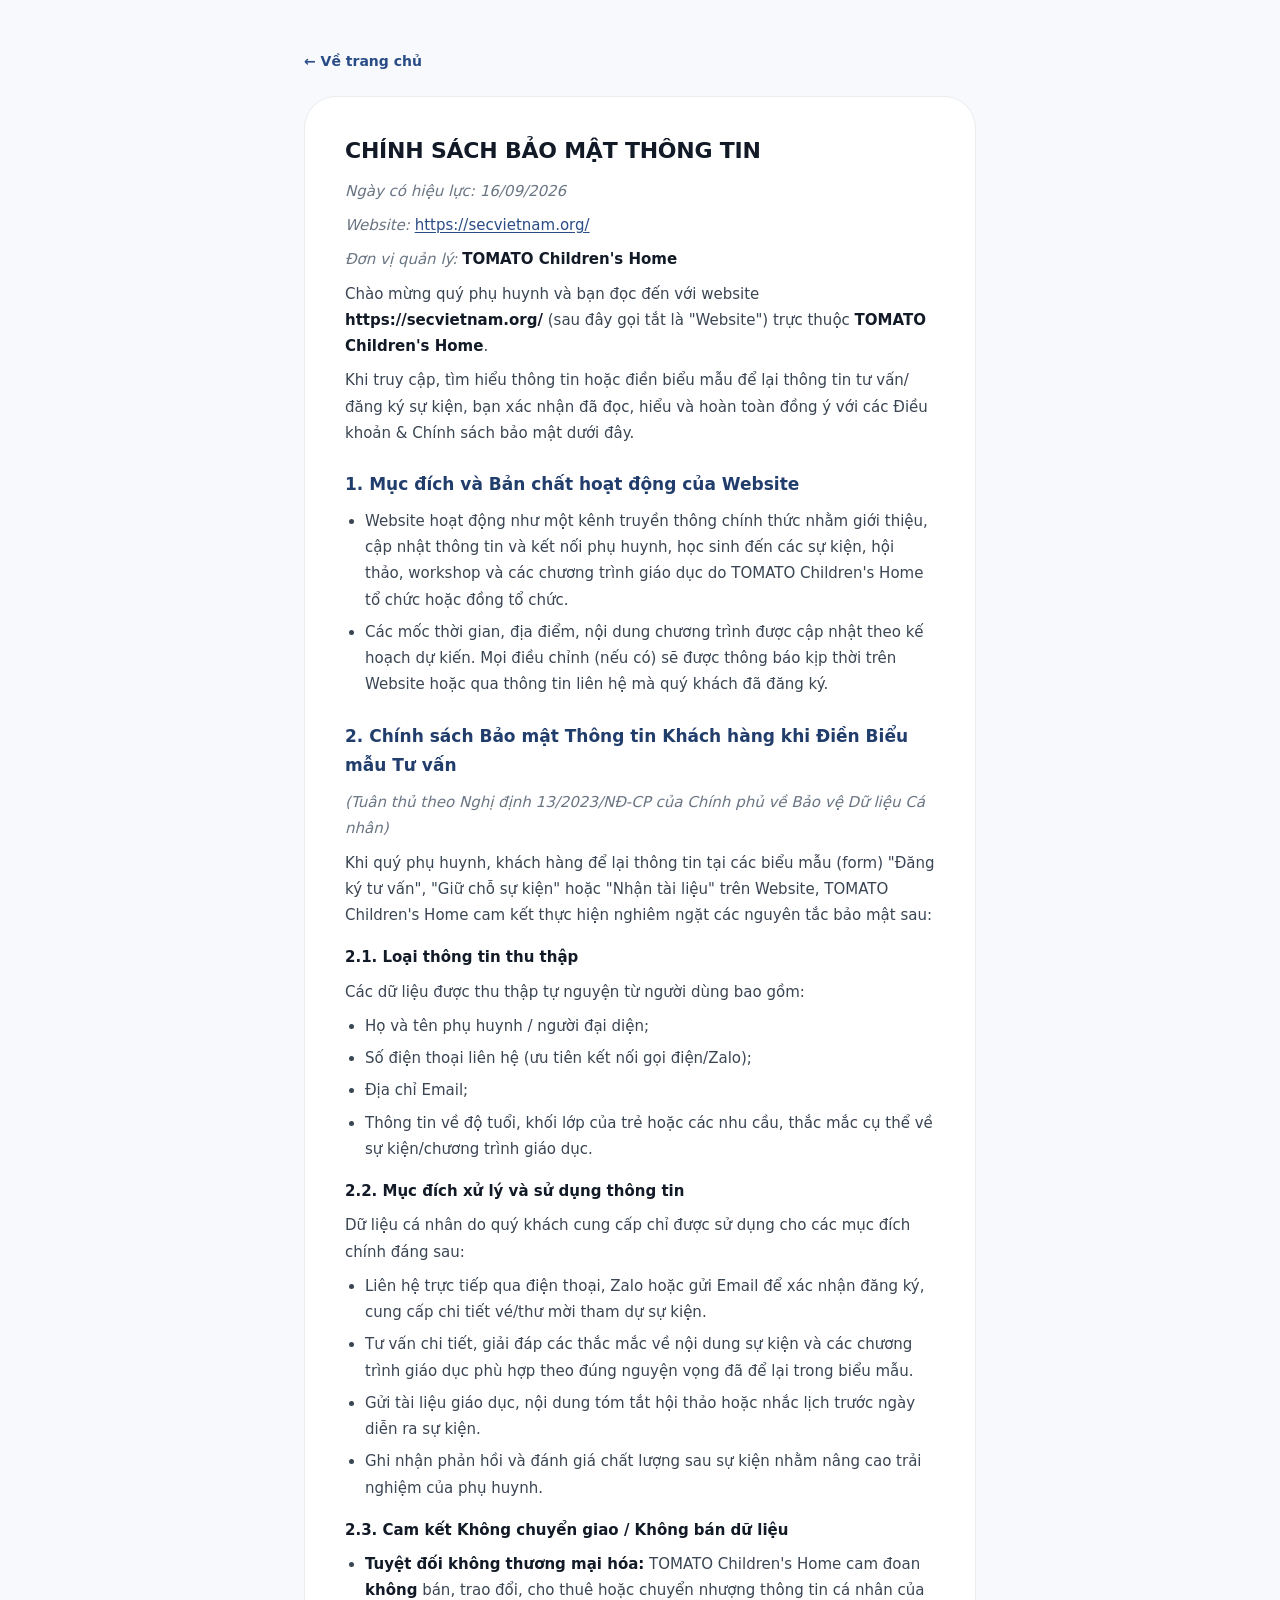
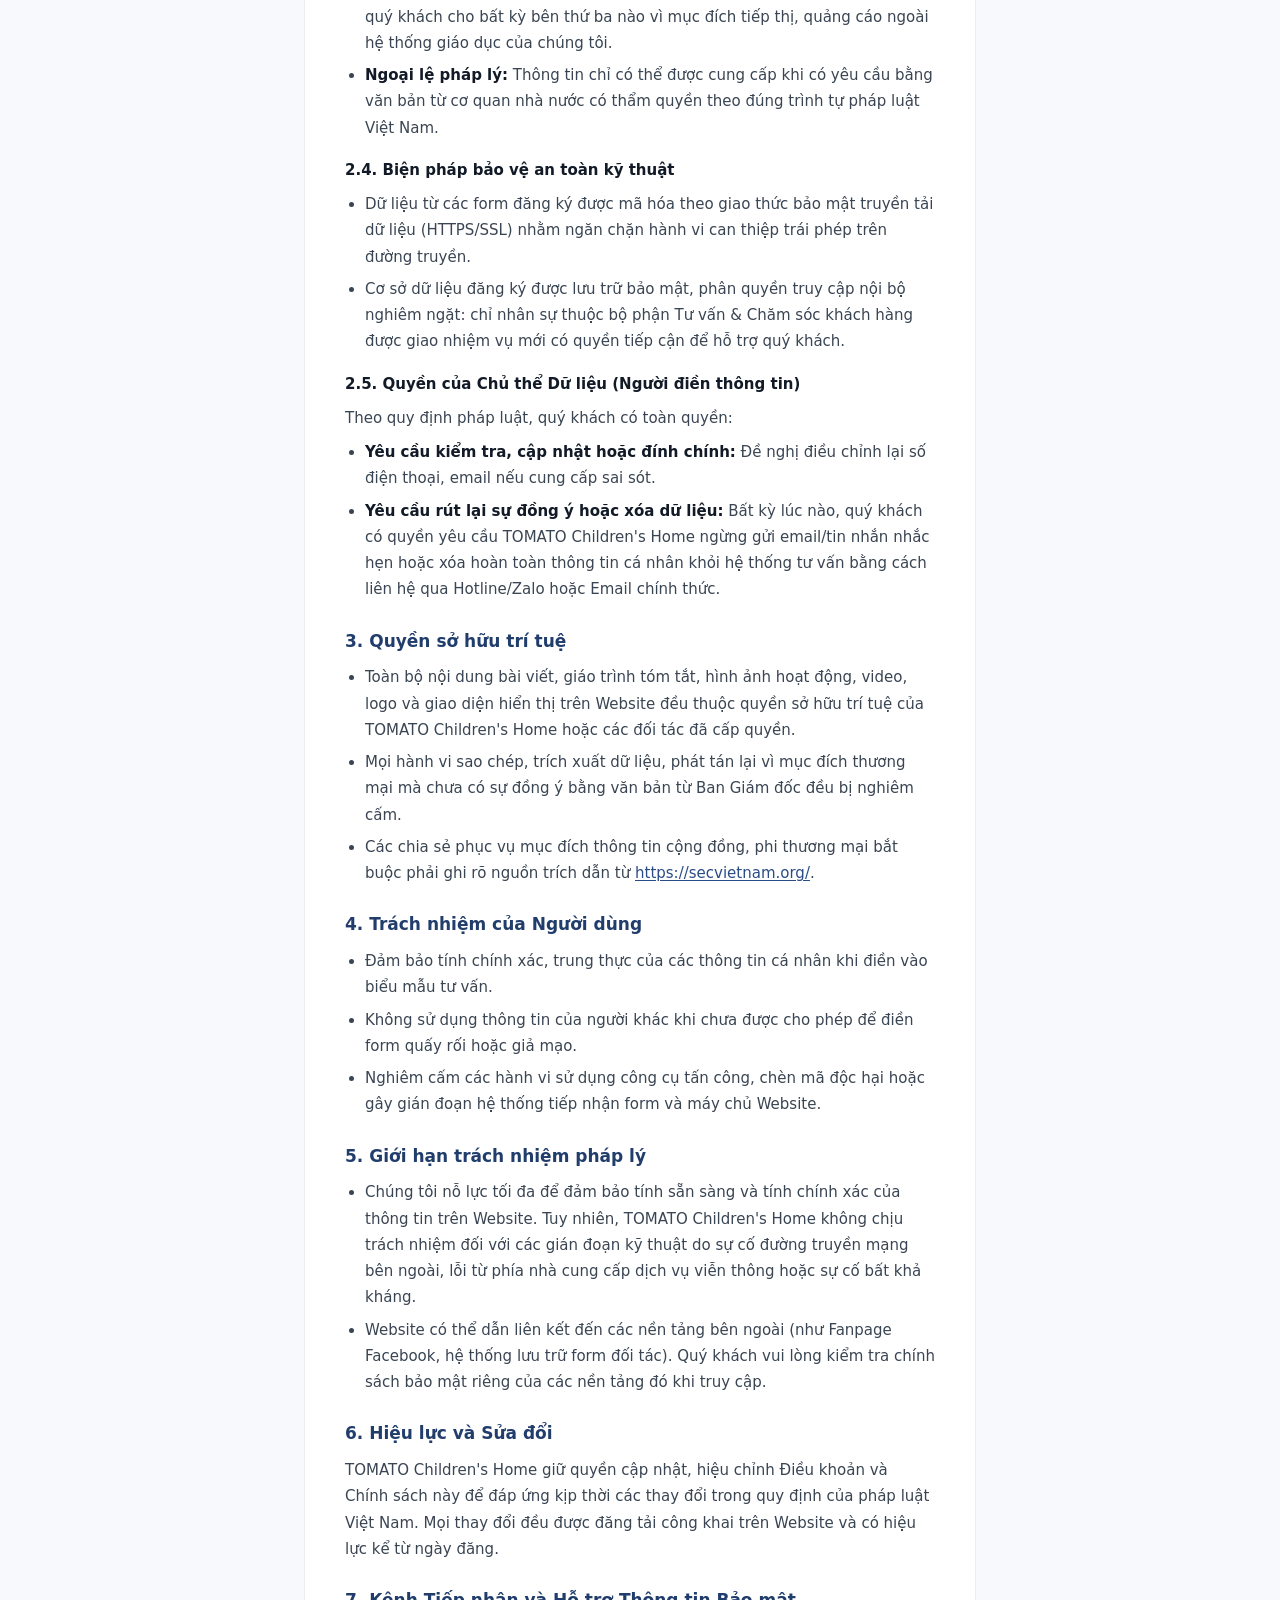
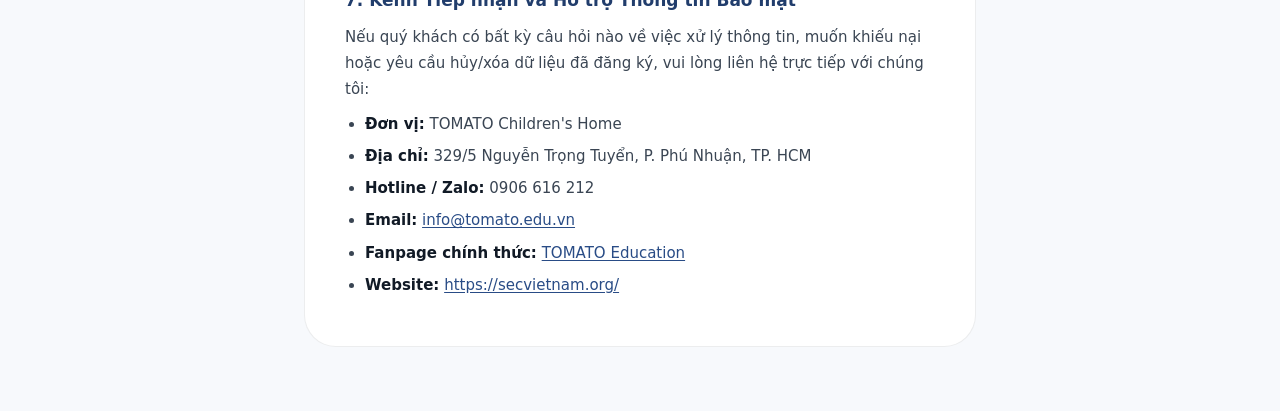
<file: chinh-sach-bao-mat.html>
<!DOCTYPE html>
<html lang="vi">
<head>
<meta charset="utf-8">
<meta name="viewport" content="width=device-width, initial-scale=1">
<title>Chính sách bảo mật — School Enterprise Challenge Việt Nam</title>
<meta name="robots" content="noindex, follow">
<link rel="icon" href="img/logo-sec.webp" type="image/webp">
<link rel="stylesheet" href="css/style.css?v=20260917b">
</head>
<body class="legal-page">
<main class="container legal-wrap">
  <a href="index.html" class="legal-back">← Về trang chủ</a>
  <article class="legal" id="legalContent">
<h1>CHÍNH SÁCH BẢO MẬT THÔNG TIN</h1>
<p><em>Ngày có hiệu lực: 16/09/2026</em></p>
<p><em>Website:</em> <a href="https://secvietnam.org/" target="_blank" rel="noopener">https://secvietnam.org/</a></p>
<p><em>Đơn vị quản lý:</em> <strong>TOMATO Children's Home</strong></p>
<p>Chào mừng quý phụ huynh và bạn đọc đến với website <strong>https://secvietnam.org/</strong> (sau đây gọi tắt là "Website") trực thuộc <strong>TOMATO Children's Home</strong>.</p>
<p>Khi truy cập, tìm hiểu thông tin hoặc điền biểu mẫu để lại thông tin tư vấn/đăng ký sự kiện, bạn xác nhận đã đọc, hiểu và hoàn toàn đồng ý với các Điều khoản &amp; Chính sách bảo mật dưới đây.</p>
<h2>1. Mục đích và Bản chất hoạt động của Website</h2>
<ul>
<li>Website hoạt động như một kênh truyền thông chính thức nhằm giới thiệu, cập nhật thông tin và kết nối phụ huynh, học sinh đến các sự kiện, hội thảo, workshop và các chương trình giáo dục do TOMATO Children's Home tổ chức hoặc đồng tổ chức.</li>
<li>Các mốc thời gian, địa điểm, nội dung chương trình được cập nhật theo kế hoạch dự kiến. Mọi điều chỉnh (nếu có) sẽ được thông báo kịp thời trên Website hoặc qua thông tin liên hệ mà quý khách đã đăng ký.</li>
</ul>
<h2>2. Chính sách Bảo mật Thông tin Khách hàng khi Điền Biểu mẫu Tư vấn</h2>
<p><em>(Tuân thủ theo Nghị định 13/2023/NĐ-CP của Chính phủ về Bảo vệ Dữ liệu Cá nhân)</em></p>
<p>Khi quý phụ huynh, khách hàng để lại thông tin tại các biểu mẫu (form) "Đăng ký tư vấn", "Giữ chỗ sự kiện" hoặc "Nhận tài liệu" trên Website, TOMATO Children's Home cam kết thực hiện nghiêm ngặt các nguyên tắc bảo mật sau:</p>
<h3>2.1. Loại thông tin thu thập</h3>
<p>Các dữ liệu được thu thập tự nguyện từ người dùng bao gồm:</p>
<ul>
<li>Họ và tên phụ huynh / người đại diện;</li>
<li>Số điện thoại liên hệ (ưu tiên kết nối gọi điện/Zalo);</li>
<li>Địa chỉ Email;</li>
<li>Thông tin về độ tuổi, khối lớp của trẻ hoặc các nhu cầu, thắc mắc cụ thể về sự kiện/chương trình giáo dục.</li>
</ul>
<h3>2.2. Mục đích xử lý và sử dụng thông tin</h3>
<p>Dữ liệu cá nhân do quý khách cung cấp chỉ được sử dụng cho các mục đích chính đáng sau:</p>
<ul>
<li>Liên hệ trực tiếp qua điện thoại, Zalo hoặc gửi Email để xác nhận đăng ký, cung cấp chi tiết vé/thư mời tham dự sự kiện.</li>
<li>Tư vấn chi tiết, giải đáp các thắc mắc về nội dung sự kiện và các chương trình giáo dục phù hợp theo đúng nguyện vọng đã để lại trong biểu mẫu.</li>
<li>Gửi tài liệu giáo dục, nội dung tóm tắt hội thảo hoặc nhắc lịch trước ngày diễn ra sự kiện.</li>
<li>Ghi nhận phản hồi và đánh giá chất lượng sau sự kiện nhằm nâng cao trải nghiệm của phụ huynh.</li>
</ul>
<h3>2.3. Cam kết Không chuyển giao / Không bán dữ liệu</h3>
<ul>
<li><strong>Tuyệt đối không thương mại hóa:</strong> TOMATO Children's Home cam đoan <strong>không</strong> bán, trao đổi, cho thuê hoặc chuyển nhượng thông tin cá nhân của quý khách cho bất kỳ bên thứ ba nào vì mục đích tiếp thị, quảng cáo ngoài hệ thống giáo dục của chúng tôi.</li>
<li><strong>Ngoại lệ pháp lý:</strong> Thông tin chỉ có thể được cung cấp khi có yêu cầu bằng văn bản từ cơ quan nhà nước có thẩm quyền theo đúng trình tự pháp luật Việt Nam.</li>
</ul>
<h3>2.4. Biện pháp bảo vệ an toàn kỹ thuật</h3>
<ul>
<li>Dữ liệu từ các form đăng ký được mã hóa theo giao thức bảo mật truyền tải dữ liệu (HTTPS/SSL) nhằm ngăn chặn hành vi can thiệp trái phép trên đường truyền.</li>
<li>Cơ sở dữ liệu đăng ký được lưu trữ bảo mật, phân quyền truy cập nội bộ nghiêm ngặt: chỉ nhân sự thuộc bộ phận Tư vấn &amp; Chăm sóc khách hàng được giao nhiệm vụ mới có quyền tiếp cận để hỗ trợ quý khách.</li>
</ul>
<h3>2.5. Quyền của Chủ thể Dữ liệu (Người điền thông tin)</h3>
<p>Theo quy định pháp luật, quý khách có toàn quyền:</p>
<ul>
<li><strong>Yêu cầu kiểm tra, cập nhật hoặc đính chính:</strong> Đề nghị điều chỉnh lại số điện thoại, email nếu cung cấp sai sót.</li>
<li><strong>Yêu cầu rút lại sự đồng ý hoặc xóa dữ liệu:</strong> Bất kỳ lúc nào, quý khách có quyền yêu cầu TOMATO Children's Home ngừng gửi email/tin nhắn nhắc hẹn hoặc xóa hoàn toàn thông tin cá nhân khỏi hệ thống tư vấn bằng cách liên hệ qua Hotline/Zalo hoặc Email chính thức.</li>
</ul>
<h2>3. Quyền sở hữu trí tuệ</h2>
<ul>
<li>Toàn bộ nội dung bài viết, giáo trình tóm tắt, hình ảnh hoạt động, video, logo và giao diện hiển thị trên Website đều thuộc quyền sở hữu trí tuệ của TOMATO Children's Home hoặc các đối tác đã cấp quyền.</li>
<li>Mọi hành vi sao chép, trích xuất dữ liệu, phát tán lại vì mục đích thương mại mà chưa có sự đồng ý bằng văn bản từ Ban Giám đốc đều bị nghiêm cấm.</li>
<li>Các chia sẻ phục vụ mục đích thông tin cộng đồng, phi thương mại bắt buộc phải ghi rõ nguồn trích dẫn từ <a href="https://secvietnam.org/" target="_blank" rel="noopener">https://secvietnam.org/</a>.</li>
</ul>
<h2>4. Trách nhiệm của Người dùng</h2>
<ul>
<li>Đảm bảo tính chính xác, trung thực của các thông tin cá nhân khi điền vào biểu mẫu tư vấn.</li>
<li>Không sử dụng thông tin của người khác khi chưa được cho phép để điền form quấy rối hoặc giả mạo.</li>
<li>Nghiêm cấm các hành vi sử dụng công cụ tấn công, chèn mã độc hại hoặc gây gián đoạn hệ thống tiếp nhận form và máy chủ Website.</li>
</ul>
<h2>5. Giới hạn trách nhiệm pháp lý</h2>
<ul>
<li>Chúng tôi nỗ lực tối đa để đảm bảo tính sẵn sàng và tính chính xác của thông tin trên Website. Tuy nhiên, TOMATO Children's Home không chịu trách nhiệm đối với các gián đoạn kỹ thuật do sự cố đường truyền mạng bên ngoài, lỗi từ phía nhà cung cấp dịch vụ viễn thông hoặc sự cố bất khả kháng.</li>
<li>Website có thể dẫn liên kết đến các nền tảng bên ngoài (như Fanpage Facebook, hệ thống lưu trữ form đối tác). Quý khách vui lòng kiểm tra chính sách bảo mật riêng của các nền tảng đó khi truy cập.</li>
</ul>
<h2>6. Hiệu lực và Sửa đổi</h2>
<p>TOMATO Children's Home giữ quyền cập nhật, hiệu chỉnh Điều khoản và Chính sách này để đáp ứng kịp thời các thay đổi trong quy định của pháp luật Việt Nam. Mọi thay đổi đều được đăng tải công khai trên Website và có hiệu lực kể từ ngày đăng.</p>
<h2>7. Kênh Tiếp nhận và Hỗ trợ Thông tin Bảo mật</h2>
<p>Nếu quý khách có bất kỳ câu hỏi nào về việc xử lý thông tin, muốn khiếu nại hoặc yêu cầu hủy/xóa dữ liệu đã đăng ký, vui lòng liên hệ trực tiếp với chúng tôi:</p>
<ul>
<li><strong>Đơn vị:</strong> TOMATO Children's Home</li>
<li><strong>Địa chỉ:</strong> 329/5 Nguyễn Trọng Tuyển, P. Phú Nhuận, TP. HCM</li>
<li><strong>Hotline / Zalo:</strong> 0906 616 212</li>
<li><strong>Email:</strong> <a href="mailto:info@tomato.edu.vn">info@tomato.edu.vn</a></li>
<li><strong>Fanpage chính thức:</strong> <a href="https://www.facebook.com/TruongTOMATO" target="_blank" rel="noopener">TOMATO Education</a></li>
<li><strong>Website:</strong> <a href="https://secvietnam.org/" target="_blank" rel="noopener">https://secvietnam.org/</a></li>
</ul>
  </article>
</main>
</body>
</html>
</file>
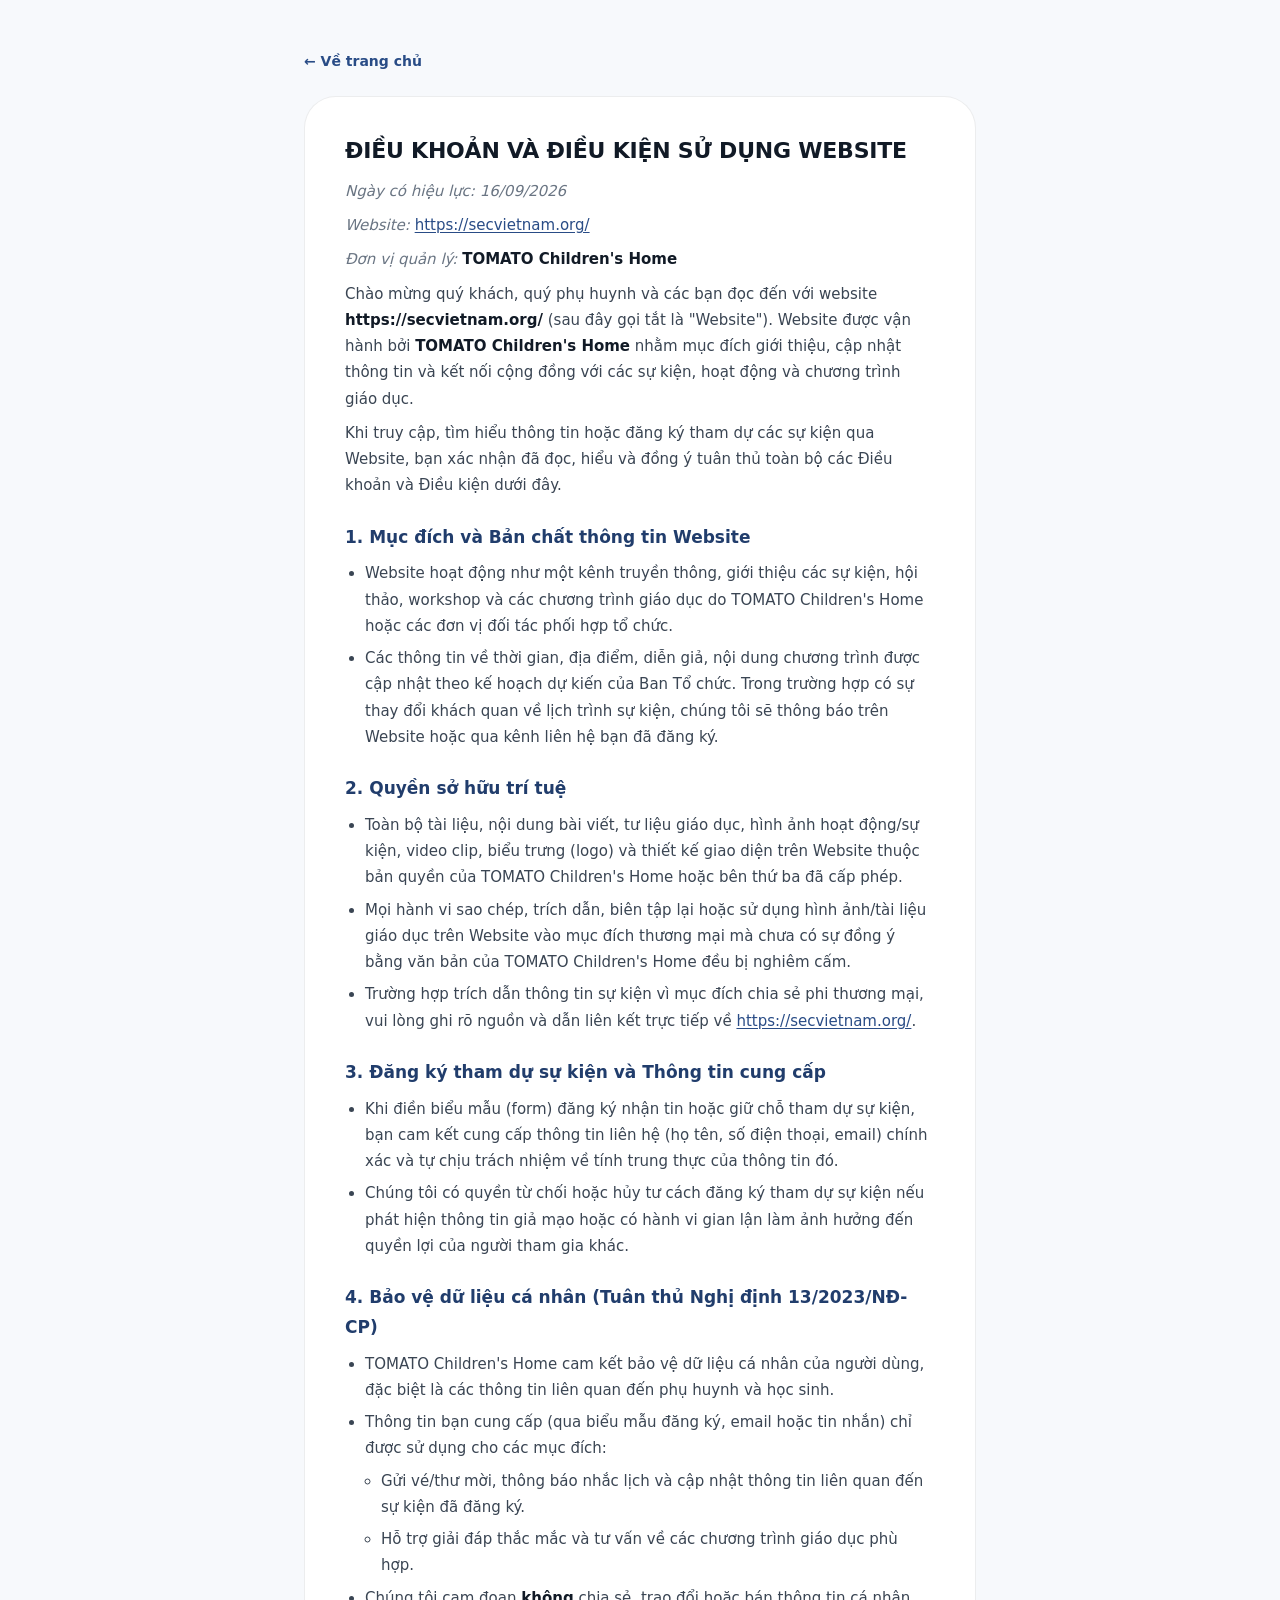
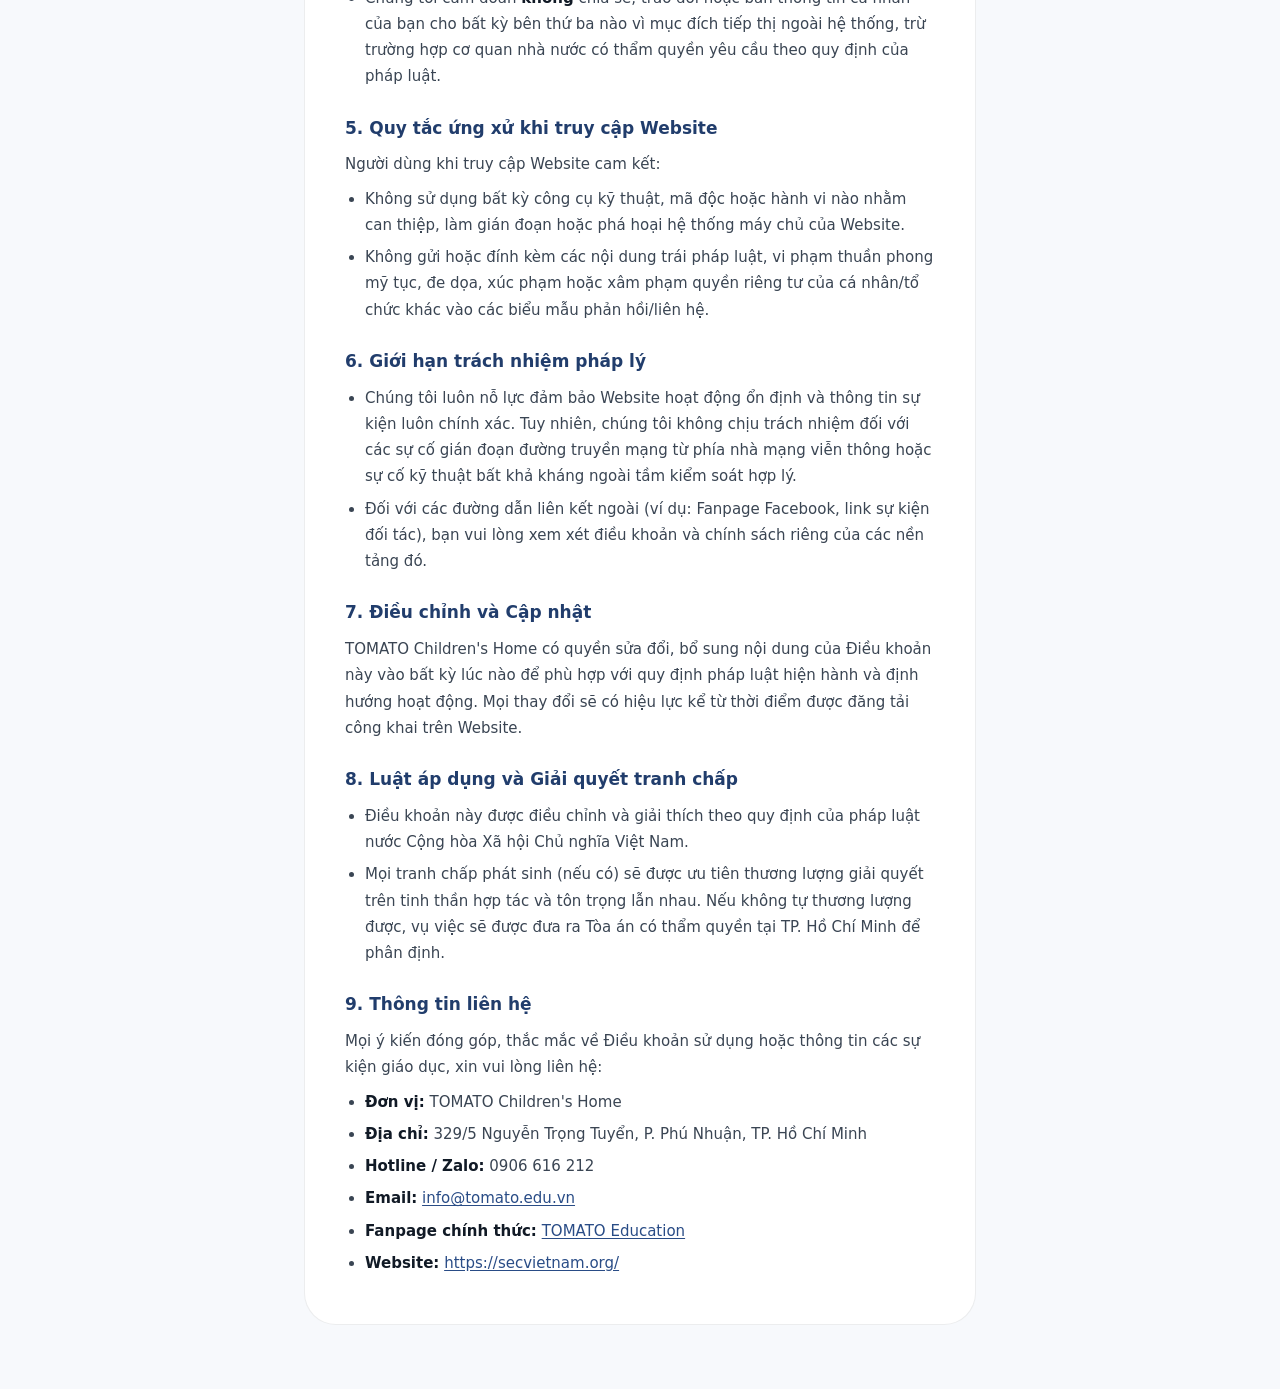
<file: dieu-khoan.html>
<!DOCTYPE html>
<html lang="vi">
<head>
<meta charset="utf-8">
<meta name="viewport" content="width=device-width, initial-scale=1">
<title>Điều khoản sử dụng — School Enterprise Challenge Việt Nam</title>
<meta name="robots" content="noindex, follow">
<link rel="icon" href="img/logo-sec.webp" type="image/webp">
<link rel="stylesheet" href="css/style.css?v=20260917b">
</head>
<body class="legal-page">
<main class="container legal-wrap">
  <a href="index.html" class="legal-back">← Về trang chủ</a>
  <article class="legal" id="legalContent">
<h1>ĐIỀU KHOẢN VÀ ĐIỀU KIỆN SỬ DỤNG WEBSITE</h1>
<p><em>Ngày có hiệu lực: 16/09/2026</em></p>
<p><em>Website:</em> <a href="https://secvietnam.org/" target="_blank" rel="noopener">https://secvietnam.org/</a></p>
<p><em>Đơn vị quản lý:</em> <strong>TOMATO Children's Home</strong></p>
<p>Chào mừng quý khách, quý phụ huynh và các bạn đọc đến với website <strong>https://secvietnam.org/</strong> (sau đây gọi tắt là "Website"). Website được vận hành bởi <strong>TOMATO Children's Home</strong> nhằm mục đích giới thiệu, cập nhật thông tin và kết nối cộng đồng với các sự kiện, hoạt động và chương trình giáo dục.</p>
<p>Khi truy cập, tìm hiểu thông tin hoặc đăng ký tham dự các sự kiện qua Website, bạn xác nhận đã đọc, hiểu và đồng ý tuân thủ toàn bộ các Điều khoản và Điều kiện dưới đây.</p>
<h2>1. Mục đích và Bản chất thông tin Website</h2>
<ul>
<li>Website hoạt động như một kênh truyền thông, giới thiệu các sự kiện, hội thảo, workshop và các chương trình giáo dục do TOMATO Children's Home hoặc các đơn vị đối tác phối hợp tổ chức.</li>
<li>Các thông tin về thời gian, địa điểm, diễn giả, nội dung chương trình được cập nhật theo kế hoạch dự kiến của Ban Tổ chức. Trong trường hợp có sự thay đổi khách quan về lịch trình sự kiện, chúng tôi sẽ thông báo trên Website hoặc qua kênh liên hệ bạn đã đăng ký.</li>
</ul>
<h2>2. Quyền sở hữu trí tuệ</h2>
<ul>
<li>Toàn bộ tài liệu, nội dung bài viết, tư liệu giáo dục, hình ảnh hoạt động/sự kiện, video clip, biểu trưng (logo) và thiết kế giao diện trên Website thuộc bản quyền của TOMATO Children's Home hoặc bên thứ ba đã cấp phép.</li>
<li>Mọi hành vi sao chép, trích dẫn, biên tập lại hoặc sử dụng hình ảnh/tài liệu giáo dục trên Website vào mục đích thương mại mà chưa có sự đồng ý bằng văn bản của TOMATO Children's Home đều bị nghiêm cấm.</li>
<li>Trường hợp trích dẫn thông tin sự kiện vì mục đích chia sẻ phi thương mại, vui lòng ghi rõ nguồn và dẫn liên kết trực tiếp về <a href="https://secvietnam.org/" target="_blank" rel="noopener">https://secvietnam.org/</a>.</li>
</ul>
<h2>3. Đăng ký tham dự sự kiện và Thông tin cung cấp</h2>
<ul>
<li>Khi điền biểu mẫu (form) đăng ký nhận tin hoặc giữ chỗ tham dự sự kiện, bạn cam kết cung cấp thông tin liên hệ (họ tên, số điện thoại, email) chính xác và tự chịu trách nhiệm về tính trung thực của thông tin đó.</li>
<li>Chúng tôi có quyền từ chối hoặc hủy tư cách đăng ký tham dự sự kiện nếu phát hiện thông tin giả mạo hoặc có hành vi gian lận làm ảnh hưởng đến quyền lợi của người tham gia khác.</li>
</ul>
<h2>4. Bảo vệ dữ liệu cá nhân (Tuân thủ Nghị định 13/2023/NĐ-CP)</h2>
<ul>
<li>TOMATO Children's Home cam kết bảo vệ dữ liệu cá nhân của người dùng, đặc biệt là các thông tin liên quan đến phụ huynh và học sinh.</li>
<li>Thông tin bạn cung cấp (qua biểu mẫu đăng ký, email hoặc tin nhắn) chỉ được sử dụng cho các mục đích:</li>
<li class="sub">Gửi vé/thư mời, thông báo nhắc lịch và cập nhật thông tin liên quan đến sự kiện đã đăng ký.</li>
<li class="sub">Hỗ trợ giải đáp thắc mắc và tư vấn về các chương trình giáo dục phù hợp.</li>
<li>Chúng tôi cam đoan <strong>không</strong> chia sẻ, trao đổi hoặc bán thông tin cá nhân của bạn cho bất kỳ bên thứ ba nào vì mục đích tiếp thị ngoài hệ thống, trừ trường hợp cơ quan nhà nước có thẩm quyền yêu cầu theo quy định của pháp luật.</li>
</ul>
<h2>5. Quy tắc ứng xử khi truy cập Website</h2>
<p>Người dùng khi truy cập Website cam kết:</p>
<ul>
<li>Không sử dụng bất kỳ công cụ kỹ thuật, mã độc hoặc hành vi nào nhằm can thiệp, làm gián đoạn hoặc phá hoại hệ thống máy chủ của Website.</li>
<li>Không gửi hoặc đính kèm các nội dung trái pháp luật, vi phạm thuần phong mỹ tục, đe dọa, xúc phạm hoặc xâm phạm quyền riêng tư của cá nhân/tổ chức khác vào các biểu mẫu phản hồi/liên hệ.</li>
</ul>
<h2>6. Giới hạn trách nhiệm pháp lý</h2>
<ul>
<li>Chúng tôi luôn nỗ lực đảm bảo Website hoạt động ổn định và thông tin sự kiện luôn chính xác. Tuy nhiên, chúng tôi không chịu trách nhiệm đối với các sự cố gián đoạn đường truyền mạng từ phía nhà mạng viễn thông hoặc sự cố kỹ thuật bất khả kháng ngoài tầm kiểm soát hợp lý.</li>
<li>Đối với các đường dẫn liên kết ngoài (ví dụ: Fanpage Facebook, link sự kiện đối tác), bạn vui lòng xem xét điều khoản và chính sách riêng của các nền tảng đó.</li>
</ul>
<h2>7. Điều chỉnh và Cập nhật</h2>
<p>TOMATO Children's Home có quyền sửa đổi, bổ sung nội dung của Điều khoản này vào bất kỳ lúc nào để phù hợp với quy định pháp luật hiện hành và định hướng hoạt động. Mọi thay đổi sẽ có hiệu lực kể từ thời điểm được đăng tải công khai trên Website.</p>
<h2>8. Luật áp dụng và Giải quyết tranh chấp</h2>
<ul>
<li>Điều khoản này được điều chỉnh và giải thích theo quy định của pháp luật nước Cộng hòa Xã hội Chủ nghĩa Việt Nam.</li>
<li>Mọi tranh chấp phát sinh (nếu có) sẽ được ưu tiên thương lượng giải quyết trên tinh thần hợp tác và tôn trọng lẫn nhau. Nếu không tự thương lượng được, vụ việc sẽ được đưa ra Tòa án có thẩm quyền tại TP. Hồ Chí Minh để phân định.</li>
</ul>
<h2>9. Thông tin liên hệ</h2>
<p>Mọi ý kiến đóng góp, thắc mắc về Điều khoản sử dụng hoặc thông tin các sự kiện giáo dục, xin vui lòng liên hệ:</p>
<ul>
<li><strong>Đơn vị:</strong> TOMATO Children's Home</li>
<li><strong>Địa chỉ:</strong> 329/5 Nguyễn Trọng Tuyển, P. Phú Nhuận, TP. Hồ Chí Minh</li>
<li><strong>Hotline / Zalo:</strong> 0906 616 212</li>
<li><strong>Email:</strong> <a href="mailto:info@tomato.edu.vn">info@tomato.edu.vn</a></li>
<li><strong>Fanpage chính thức:</strong> <a href="https://www.facebook.com/TruongTOMATO" target="_blank" rel="noopener">TOMATO Education</a></li>
<li><strong>Website:</strong> <a href="https://secvietnam.org/" target="_blank" rel="noopener">https://secvietnam.org/</a></li>
</ul>
  </article>
</main>
</body>
</html>
</file>
<file: css/style.css>
/* ============================================================
   School Enterprise Challenge Việt Nam — Landing Page
   Bảng màu: navy (chủ đạo) · gold (lúa mì) · teal (mầm/người)
   ============================================================ */

:root {
  --brand-50:#eef3fb; --brand-100:#d8e3f4; --brand-200:#b4c8e8; --brand-300:#87a5d7;
  --brand-400:#567fc1; --brand-500:#345fa3; --brand-600:#294c86; --brand-700:#213d6c;
  --brand-800:#162a49; --brand-900:#0e1c33;

  --ink:#111a26; --ink-soft:#3a4553; --ink-muted:#6a7583;

  --gold-50:#fdf6e3; --gold-100:#fbecc4; --gold-300:#f7d27e;
  --gold-400:#f2be4f; --gold-500:#e6a626; --gold-600:#c4851a;

  --teal-50:#e6f7f3; --teal-100:#c5ece4; --teal-400:#33c0ab;
  --teal-500:#14a08a; --teal-600:#0d7d6c;

  --cream:#f7f9fc;
  --line:rgba(17,26,38,.08);

  --shadow-soft:0 10px 40px -12px rgba(18,16,15,.18);
  --shadow-card:0 4px 24px -8px rgba(18,16,15,.12);

  --font:"Segoe UI", system-ui, -apple-system, "Helvetica Neue", sans-serif;
  --r-sm:.75rem; --r-md:1rem; --r-lg:1.5rem; --r-xl:2rem;
}

/* ---------- Reset ---------- */
*,*::before,*::after { box-sizing:border-box; }
* { margin:0; }
html { scroll-behavior:smooth; scroll-padding-top:5rem; -webkit-text-size-adjust:100%; }
body {
  font-family:var(--font);
  background:var(--cream);
  color:var(--ink);
  line-height:1.6;
  -webkit-font-smoothing:antialiased;
}
img { display:block; max-width:100%; height:auto; }
a { color:inherit; text-decoration:none; }
ul,ol { list-style:none; padding:0; }
button { font:inherit; color:inherit; background:none; border:0; cursor:pointer; }
input,select,textarea { font:inherit; }
.sprite { display:none; }
/* Thuộc tính hidden phải luôn thắng các rule display bên dưới */
[hidden] { display:none !important; }

/* ---------- Icon ---------- */
.ic { width:1rem; height:1rem; flex:none; fill:none; stroke:currentColor; stroke-width:2;
      stroke-linecap:round; stroke-linejoin:round; }
.ic-md { width:1.5rem; height:1.5rem; }
.ic-lg { width:1.5rem; height:1.5rem; }
.ic-xl { width:3rem; height:3rem; stroke-width:1.75; }

.c-brand { color:var(--brand-500); }
.c-gold { color:var(--gold-500); }
.c-gold-dark { color:var(--gold-600); }
.c-teal { color:var(--teal-500); }

/* ---------- Layout ---------- */
.container { width:100%; max-width:72rem; margin-inline:auto; padding-inline:1.25rem; }
@media (min-width:640px){ .container { padding-inline:1.5rem; } }
@media (min-width:1024px){ .container { padding-inline:2rem; } }

.section { padding-block:4rem; }
@media (min-width:640px){ .section { padding-block:5rem; } }
@media (min-width:1024px){ .section { padding-block:6rem; } }

.sec-white { background:#fff; }
.sec-teal { background:linear-gradient(to bottom,#fff,rgba(230,247,243,.5),#fff); }
.sec-gold { background:linear-gradient(to bottom,#fff,rgba(253,246,227,.6)); }
.sec-brand-soft { background:linear-gradient(to bottom,#fff,rgba(238,243,251,.4)); }

.center { text-align:center; }
.center-block { margin-inline:auto; text-align:center; }
.narrow { max-width:42rem; }
.mt-sm { margin-top:1rem; } .mt-lg { margin-top:3rem; } .mt-xl { margin-top:4rem; }

/* ---------- Typography ---------- */
.section-title { font-size:1.875rem; font-weight:800; letter-spacing:-.02em; line-height:1.2; margin-top:1rem; }
@media (min-width:640px){ .section-title { font-size:2.25rem; } }
.section-sub { margin-top:.75rem; max-width:42rem; font-size:1rem; color:var(--ink-soft); line-height:1.7; }
@media (min-width:640px){ .section-sub { font-size:1.125rem; } }
.section-sub.lead { color:var(--ink); font-weight:500; }
.h-lg { font-size:1.5rem; font-weight:800; margin-top:1rem; line-height:1.3; }
.h-md { font-size:1.25rem; font-weight:700; }
.h-sm { font-size:1.125rem; font-weight:700; }
.p-soft { margin-top:1rem; color:var(--ink-soft); line-height:1.75; }
.muted { color:var(--ink-muted); }
.sm { font-size:.875rem; } .xs { font-size:.75rem; }

.eyebrow {
  display:inline-flex; align-items:center; gap:.5rem; border-radius:999px;
  background:var(--brand-100); color:var(--brand-700);
  padding:.25rem .75rem; font-size:.75rem; font-weight:600;
  text-transform:uppercase; letter-spacing:.04em;
}
.eyebrow-gold { background:var(--gold-100); color:var(--gold-600); }
.eyebrow-teal { background:var(--teal-50); color:var(--teal-600); }

/* ---------- Buttons ---------- */
.btn {
  display:inline-flex; align-items:center; justify-content:center; gap:.5rem;
  border-radius:999px; padding:.75rem 1.5rem;
  font-size:.875rem; font-weight:600; white-space:nowrap;
  transition:background-color .2s, color .2s, border-color .2s, transform .2s, box-shadow .2s;
}
.btn:focus-visible { outline:2px solid var(--brand-400); outline-offset:2px; }
.btn-primary { background:var(--brand-500); color:#fff; box-shadow:var(--shadow-soft); }
.btn-primary:hover { background:var(--brand-600); transform:translateY(-2px); }
.btn-secondary { background:#fff; color:var(--ink); border:1px solid var(--line); }
.btn-secondary:hover { border-color:var(--brand-300); color:var(--brand-600); }
.btn-teal { background:var(--teal-500); color:#fff; box-shadow:var(--shadow-soft); }
.btn-teal:hover { background:var(--teal-600); transform:translateY(-2px); }
.btn-ghost { color:var(--ink-soft); }
.btn-ghost:hover { background:var(--brand-50); color:var(--brand-600); }
.btn-white { background:#fff; color:var(--brand-600); }
.btn-white:hover { background:var(--cream); }
.btn-outline { border:1px solid rgba(255,255,255,.4); color:#fff; }
.btn-outline:hover { background:rgba(255,255,255,.1); }
.btn-block { width:100%; }

/* ---------- Header ---------- */
.site-header {
  position:fixed; inset-inline:0; top:0; z-index:50;
  background:transparent; transition:background-color .3s, border-color .3s, backdrop-filter .3s;
  border-bottom:1px solid transparent;
}
.site-header.is-scrolled {
  background:rgba(247,249,252,.85);
  backdrop-filter:blur(12px);
  border-bottom-color:var(--line);
}
/* Đầu trang: logo to để thấy rõ chương trình; cuộn xuống (.is-scrolled) thì thu về cỡ gọn */
.nav { display:flex; align-items:center; justify-content:space-between; height:5rem; gap:1rem;
       transition:height .3s ease; }
.brand { display:inline-flex; align-items:center; gap:.75rem; flex:none; }
.brand img { height:3.25rem; width:auto; transition:height .3s ease; }
.brand-sep { width:1px; height:2.25rem; background:var(--line); display:none; transition:height .3s ease; }
.brand-vn { font-size:1.0625rem; font-weight:800; color:var(--brand-700); display:none; transition:font-size .3s ease; }
@media (min-width:640px){ .brand-sep,.brand-vn { display:block; } }
@media (min-width:1024px){
  .nav { height:6rem; }
  .brand img { height:4.25rem; }
  .brand-sep { height:2.75rem; }
  .brand-vn { font-size:1.25rem; }
}
.site-header.is-scrolled .nav { height:4rem; }
.site-header.is-scrolled .brand img { height:2.25rem; }
.site-header.is-scrolled .brand-sep { height:1.75rem; }
.site-header.is-scrolled .brand-vn { font-size:.875rem; }

.nav-links { display:none; align-items:center; gap:.25rem; }
.nav-links a {
  border-radius:999px; padding:.5rem .75rem;
  font-size:.875rem; font-weight:500; color:var(--ink-soft);
  transition:background-color .2s, color .2s;
}
.nav-links a:hover { background:var(--brand-50); color:var(--brand-600); }
.nav-cta { display:none; }
@media (min-width:1024px){ .nav-links,.nav-cta { display:inline-flex; } }

.nav-toggle { padding:.5rem; border-radius:999px; color:var(--ink); display:inline-flex; }
@media (min-width:1024px){ .nav-toggle { display:none; } }

.nav-mobile { background:var(--cream); border-top:1px solid var(--line); }
.nav-mobile .container { display:flex; flex-direction:column; gap:.25rem; padding-block:1rem; }
.nav-mobile a {
  border-radius:var(--r-sm); padding:.625rem .75rem;
  font-size:.875rem; font-weight:500; color:var(--ink-soft);
}
.nav-mobile a:hover { background:var(--brand-50); color:var(--brand-600); }
.nav-mobile .btn { margin-top:.5rem; }

/* ---------- Hero ---------- */
.hero {
  position:relative; overflow:hidden;
  background:linear-gradient(to bottom,var(--cream),rgba(238,243,251,.4),var(--cream));
  padding-top:7rem; padding-bottom:5rem;
}
@media (min-width:1024px){ .hero { padding-top:9rem; } }
.blob { position:absolute; border-radius:999px; filter:blur(64px); pointer-events:none; }
.blob-a { left:-6rem; top:2.5rem; width:18rem; height:18rem; background:rgba(180,200,232,.4); }
.blob-b { right:-5rem; top:10rem; width:20rem; height:20rem; background:rgba(242,190,79,.25); }

.hero-grid { position:relative; display:grid; gap:3rem; align-items:center; }
@media (min-width:1024px){ .hero-grid { grid-template-columns:1.05fr .95fr; } }

.hero-eyebrow { font-size:.75rem; font-weight:600; text-transform:uppercase; letter-spacing:.04em; color:var(--ink-muted); }
.hero-title {
  margin-top:1.25rem; font-size:2.25rem; font-weight:800;
  line-height:1.08; letter-spacing:-.025em;
}
@media (min-width:640px){ .hero-title { font-size:3rem; } }
@media (min-width:1024px){ .hero-title { font-size:3.75rem; } }
.hero-sub { margin-top:1.25rem; max-width:36rem; font-size:1.125rem; line-height:1.7; color:var(--ink-soft); }
.hero-cta { margin-top:2rem; display:flex; flex-wrap:wrap; gap:.75rem; }
.hero-chips { margin-top:2.25rem; display:flex; flex-wrap:wrap; gap:.75rem; }
.chip {
  display:inline-flex; align-items:center; gap:.5rem;
  border:1px solid rgba(17,26,38,.1); background:rgba(255,255,255,.8);
  backdrop-filter:blur(4px); border-radius:999px;
  padding:.5rem 1rem; font-size:.875rem; font-weight:600;
  box-shadow:0 1px 2px rgba(0,0,0,.05);
}

.hero-visual { position:relative; }
.hero-frame {
  border-radius:2rem; padding:.25rem; box-shadow:var(--shadow-soft);
  background:linear-gradient(135deg,var(--brand-500),var(--brand-700));
}
.hero-photo { position:relative; aspect-ratio:4/3; border-radius:1.8rem; overflow:hidden;
  background:linear-gradient(135deg,var(--brand-500),var(--brand-700)); }
.hero-photo img { position:absolute; inset:0; width:100%; height:100%; object-fit:cover; }
.hero-stat {
  position:absolute; background:#fff; border:1px solid var(--line);
  border-radius:var(--r-lg); padding:1rem; box-shadow:var(--shadow-card);
}
.hero-stat-bl { bottom:-1.25rem; left:-1rem; }
.hero-stat-tr { top:1.5rem; right:-.75rem; }
.hero-stat-n { font-size:1.5rem; font-weight:800; line-height:1.1; }
.hero-stat-l { font-size:.75rem; color:var(--ink-muted); }

/* ---------- Giới thiệu ---------- */
.about-grid { display:grid; gap:3rem; }
@media (min-width:1024px){ .about-grid { grid-template-columns:1fr 1fr; align-items:start; } }
.about-spirit { padding-top:.25rem; }
.spirit-list { margin-top:1.5rem; display:flex; flex-direction:column; gap:1.5rem; }
.spirit-list li { display:flex; align-items:flex-start; gap:1rem; }
.spirit-ring {
  display:flex; align-items:center; justify-content:center; flex:none;
  width:3.5rem; height:3.5rem; border-radius:var(--r-lg);
}
.spirit-tile {
  display:flex; align-items:center; justify-content:center;
  width:2.75rem; height:2.75rem; border-radius:var(--r-md);
  color:#fff; box-shadow:0 1px 2px rgba(0,0,0,.06);
}
.r-brand { background:var(--brand-50); } .t-brand { background:var(--brand-500); }
.r-gold  { background:var(--gold-50); }  .t-gold  { background:var(--gold-500); }
.r-teal  { background:var(--teal-50); }  .t-teal  { background:var(--teal-500); }
.spirit-list h4 { font-size:1.125rem; font-weight:700; padding-top:.25rem; }
.spirit-list p { margin-top:.25rem; font-size:.875rem; color:var(--ink-soft); line-height:1.7; }

.note { display:flex; align-items:flex-start; gap:.75rem; margin-top:1.5rem;
        border-radius:var(--r-lg); padding:1rem; }
.note p { font-size:.875rem; line-height:1.7; color:var(--ink-soft); }
.note .ic { margin-top:.2rem; width:1.25rem; height:1.25rem; }
.note-gold { background:rgba(253,246,227,.7); border-left:4px solid var(--gold-500); }
.note-brand { background:var(--brand-50); max-width:56rem; margin-inline:auto; }

.stats { margin-top:3.5rem; display:grid; gap:1px; background:var(--brand-100);
         border-radius:var(--r-xl); overflow:hidden; }
@media (min-width:640px){ .stats { grid-template-columns:repeat(2,1fr); } }
@media (min-width:1024px){ .stats { grid-template-columns:repeat(4,1fr); } }
.stat { background:linear-gradient(135deg,var(--brand-800),var(--brand-900));
        padding:1.5rem; text-align:center; color:var(--cream); }
.stat-v { font-size:1.25rem; font-weight:800; line-height:1.25; color:var(--gold-400); }
@media (min-width:640px){ .stat-v { font-size:1.5rem; } }
.stat-l { margin-top:.375rem; font-size:.875rem; color:rgba(247,249,252,.75); }

/* ---------- Đối tác: đơn vị đại diện ---------- */
.operator {
  margin:1.25rem auto 0; max-width:56rem;
  background:#fff; border:1px solid var(--teal-100);
  border-radius:var(--r-xl); overflow:hidden; box-shadow:var(--shadow-card);
  display:grid;
}
@media (min-width:768px){ .operator { grid-template-columns:minmax(0,280px) 1fr; } }
.operator-photo { position:relative; min-height:200px; }
.operator-photo img { position:absolute; inset:0; width:100%; height:100%; object-fit:cover; }
@media (max-width:767px){ .operator-photo { min-height:220px; } }
.operator-logo { display:flex; align-items:center; justify-content:center; padding:2rem; background:#fff; border-bottom:1px solid var(--teal-100); }
.operator-logo img { position:static; width:100%; max-width:220px; height:auto; object-fit:contain; }
@media (min-width:768px){ .operator-logo { border-bottom:0; border-right:1px solid var(--teal-100); } }
.operator-body { display:flex; flex-direction:column; justify-content:center; gap:.75rem; padding:1.5rem; }
@media (min-width:640px){ .operator-body { padding:2rem; } }
.operator-body h4 { font-size:1.5rem; font-weight:800; }
.operator-body p { color:var(--ink-soft); line-height:1.75; }

.tag-gold {
  display:inline-flex; align-items:center; gap:.375rem; width:fit-content;
  background:var(--gold-50); color:var(--gold-600);
  border-radius:999px; padding:.375rem .75rem; font-size:.75rem; font-weight:600;
}
.tag-solid-gold {
  display:inline-flex; align-items:center; gap:.5rem;
  background:var(--gold-500); color:var(--brand-900);
  border-radius:999px; padding:.25rem .75rem;
  font-size:.75rem; font-weight:700; text-transform:uppercase; letter-spacing:.04em;
}

/* ---------- Ban cố vấn ---------- */
.advisors { margin-top:2.5rem; }
/* Flex + canh giữa thay cho grid (17/09/2026): 7 cố vấn chia 4+3 trên desktop, trang cuối ít thẻ vẫn nằm giữa.
   Số thẻ/trang phải khớp calcPerPage() trong js/main.js (2 / 3 / 4). */
.advisors-track {
  display:flex; flex-wrap:wrap; justify-content:center; gap:1rem;
  transition:opacity .35s ease, transform .35s ease;
}
.advisors-track .advisor { flex:0 0 calc((100% - 1rem) / 2); }
@media (min-width:640px){ .advisors-track .advisor { flex-basis:calc((100% - 2rem) / 3); } }
@media (min-width:1024px){ .advisors-track .advisor { flex-basis:calc((100% - 3rem) / 4); } }
.advisors-track.is-swapping { opacity:0; transform:translateY(10px); }
.advisor {
  display:flex; flex-direction:column; align-items:center; text-align:center;
  background:#fff; border-radius:var(--r-lg); padding:1.25rem; box-shadow:var(--shadow-card);
}
.advisor .avatar {
  display:flex; align-items:center; justify-content:center;
  width:6rem; height:6rem; border-radius:999px;
  background:linear-gradient(135deg,var(--brand-600),var(--brand-900));
  color:var(--gold-400); font-size:1.5rem; font-weight:800;
  box-shadow:0 0 0 4px #fff, var(--shadow-card);
}
@media (min-width:640px){ .advisor .avatar { width:7rem; height:7rem; } }
.advisor .avatar-img {
  width:6rem; height:6rem; border-radius:999px; object-fit:cover;
  box-shadow:0 0 0 4px #fff, var(--shadow-card);
}
@media (min-width:640px){ .advisor .avatar-img { width:7rem; height:7rem; } }
.advisor { cursor:pointer; transition:transform .2s ease, box-shadow .2s ease; }
.advisor:hover { transform:translateY(-3px); box-shadow:0 12px 32px -12px rgba(18,16,15,.22); }
.advisor-more {
  display:inline-block; margin:auto auto 0; padding:.25rem .75rem; border-radius:999px;
  font-size:.7rem; font-weight:600; color:var(--brand-600);
  background:var(--brand-50); border:1px solid transparent; transition:.2s;
}
.advisor:hover .advisor-more, .advisor-more:focus-visible { background:var(--brand-600); color:#fff; }

/* ---------- Hộp tiểu sử cố vấn ---------- */
.advisor-dialog {
  position:fixed; inset:0; margin:auto; width:min(92vw, 40rem); max-height:88vh; padding:0; border:0; border-radius:var(--r-xl); overflow:auto;
  box-shadow:0 30px 80px -20px rgba(18,16,15,.35); color:var(--ink);
}
.advisor-dialog::backdrop { background:rgba(17,26,38,.55); backdrop-filter:blur(2px); }
.advisor-dialog-body { display:grid; gap:1.25rem; padding:2rem 1.5rem 1.5rem; }
@media (min-width:640px){ .advisor-dialog-body { grid-template-columns:8rem 1fr; padding:2rem; } }
.advisor-dialog .avatar-img { width:100%; max-width:20rem; height:auto; aspect-ratio:1/1; border-radius:var(--r-lg);
                              object-fit:cover; margin:0 auto; box-shadow:var(--shadow-card); }
@media (min-width:640px){ .advisor-dialog { width:min(92vw, 56rem); }
                          .advisor-dialog-body { grid-template-columns:21rem 1fr; align-items:start; gap:2rem; }
                          .advisor-dialog .avatar-img { max-width:none; width:21rem; margin:0; position:sticky; top:2rem; } }
.advisor-dialog h4 { font-size:1.25rem; font-weight:800; line-height:1.3; padding-right:2rem; }
.advisor-dialog-title { margin-top:.25rem; font-size:.875rem; font-weight:600; color:var(--teal-600); }
.advisor-dialog-bio { margin-top:1rem; padding-left:1.1rem; display:grid; gap:.5rem;
                      font-size:.9rem; line-height:1.65; color:var(--ink-soft); list-style:disc; }
.advisor-dialog-close {
  position:absolute; top:.75rem; right:.75rem; display:inline-flex; padding:.5rem; border-radius:999px;
  color:var(--ink-muted); background:#fff; border:1px solid rgba(17,26,38,.1); transition:.2s;
}
.advisor-dialog-close:hover { color:var(--ink); border-color:var(--brand-300); }
.advisor figcaption { display:flex; flex-direction:column; flex:1; margin-top:1rem; }
.advisor b { display:block; font-size:.875rem; font-weight:700; line-height:1.3; }
.advisor i { display:block; margin-top:.25rem; margin-bottom:.75rem; font-size:.75rem; font-style:normal;
             font-weight:500; color:var(--teal-600); }

/* ---------- Điều hướng carousel dùng chung ---------- */
.carousel-nav { margin-top:1.5rem; display:flex; align-items:center; justify-content:center; gap:.75rem; }
.cbtn { display:inline-flex; padding:.5rem; border-radius:999px;
        border:1px solid rgba(17,26,38,.1); color:var(--ink-soft); transition:.2s; }
.cbtn:hover { border-color:var(--brand-300); color:var(--brand-600); }
.dots { display:flex; align-items:center; gap:.5rem; }
.dots button { height:.625rem; width:.625rem; border-radius:999px;
               background:rgba(17,26,38,.15); transition:all .25s; }
.dots button:hover { background:rgba(17,26,38,.3); }
.dots button.is-active { width:2rem; background:var(--brand-500); }
.only-mobile { display:inline-flex; }
@media (min-width:768px){ .only-mobile { display:none; } }

/* ---------- Dải logo trường ---------- */
/* ---------- Trường đồng hành ---------- */
.partners-box { background:var(--brand-50); border-radius:var(--r-xl); padding:1.5rem; }
@media (min-width:640px){ .partners-box { padding:2.5rem 2rem; } }
.partners-grid {
  margin-top:1.5rem; display:grid; gap:1rem; justify-content:center;
  /* auto-fit tính số cột theo cỡ TỐI ĐA của track → dùng 1fr + max-width lưới để 3 thẻ nằm 1 hàng (17/09/2026) */
  grid-template-columns:repeat(auto-fit, minmax(15rem, 1fr));
  max-width:64rem; margin-inline:auto;
}
.partner-card {
  display:flex; flex-direction:column; align-items:center; text-align:center; gap:.375rem;
  background:#fff; border:1px solid var(--line); border-radius:var(--r-lg);
  padding:2rem 1.5rem 1.5rem; box-shadow:0 1px 2px rgba(0,0,0,.05); color:inherit;
  transition:transform .2s ease, box-shadow .2s ease;
}
.partner-card:hover { transform:translateY(-3px); box-shadow:var(--shadow-card); }
/* Hàng logo cao cố định để logo ngang (Einstein) và logo vuông (ICS, LA CASA) đứng ngang hàng nhau */
.partner-card img { width:auto; max-width:min(22rem, 100%); height:6.5rem; object-fit:contain; margin-bottom:1rem; }
.partner-card .partner-name { min-height:2.6em; display:flex; align-items:flex-end; justify-content:center; }
.partner-name { font-size:1rem; font-weight:700; line-height:1.3; }
.partner-sub { font-size:.75rem; font-weight:500; color:var(--ink-muted); }

.logo-mark {
  display:flex; align-items:center; justify-content:center;
  width:3rem; height:3rem; border-radius:var(--r-md);
  background:linear-gradient(135deg,var(--brand-600),var(--brand-800));
  color:var(--gold-400); font-size:1.125rem; font-weight:700;
}
.logo-mark.sm { width:2.25rem; height:2.25rem; font-size:.875rem; border-radius:.625rem; }


/* ---------- Hành trình: timeline ---------- */
.timeline { position:relative; max-width:56rem; margin:3.5rem auto 0; }
.timeline-line {
  position:absolute; left:19px; top:.25rem; bottom:2.5rem; width:3px;
  transform:translateX(-50%); border-radius:999px;
  background:linear-gradient(to bottom,var(--brand-300),var(--brand-400),var(--teal-400));
}
.tl-item { position:relative; margin-bottom:2rem; }
.tl-node {
  position:absolute; left:19px; top:.25rem; z-index:2; transform:translateX(-50%);
  display:flex; align-items:center; justify-content:center;
  width:2.5rem; height:2.5rem; border-radius:999px;
  background:var(--brand-600); color:#fff; font-size:1rem; font-weight:800;
  box-shadow:0 0 0 4px #fff, 0 2px 6px rgba(0,0,0,.12);
}
.tl-node-gold { background:var(--gold-500); color:var(--brand-900); }
.tl-node-flag { background:var(--teal-500); color:#fff; }
.tl-card {
  margin-left:3.5rem; background:var(--cream);
  border:1px solid var(--line); border-radius:var(--r-lg);
  padding:1.25rem; box-shadow:0 1px 2px rgba(0,0,0,.05); transition:box-shadow .2s;
}
.tl-card:hover { box-shadow:var(--shadow-card); }
.tl-card-gold { border-color:rgba(242,190,79,.6); }
.tl-head { display:flex; align-items:center; gap:.5rem; flex-wrap:wrap; }
.tl-head h3 { font-size:1rem; font-weight:700; }
.tl-card p { margin-top:.375rem; font-size:.875rem; line-height:1.7; color:var(--ink-soft); }
.badge-muted, .badge-gold {
  border-radius:999px; padding:.125rem .5rem; font-size:.6875rem; white-space:nowrap;
}
.badge-muted { background:rgba(17,26,38,.05); color:var(--ink-muted); font-weight:500; }
.badge-gold { background:rgba(230,166,38,.15); color:var(--gold-600); font-weight:700; }
.tl-end { position:relative; height:2.5rem; }
.tl-end .tl-node { top:0; }

@media (min-width:768px){
  .timeline-line { left:50%; }
  .tl-item { display:grid; grid-template-columns:1fr 1fr; align-items:center;
             gap:3rem; margin-bottom:.75rem; }
  .tl-node { left:50%; }
  .tl-card { margin-left:0; }
  .tl-left  .tl-card { grid-column:1; text-align:right; margin-right:2.5rem; }
  .tl-left  .tl-head { justify-content:flex-end; }
  .tl-right .tl-card { grid-column:2; grid-row:1; margin-left:2.5rem; }
  .tl-end .tl-node { left:50%; }
}

/* ---------- Lịch trình ---------- */
.table-wrap { margin-top:1.5rem; overflow-x:auto; border:1px solid rgba(17,26,38,.1);
              border-radius:var(--r-lg); }
.schedule { width:100%; min-width:520px; border-collapse:collapse; text-align:left; font-size:.875rem; }
.schedule thead tr { background:var(--brand-800); color:#fff; }
.schedule th { padding:.875rem 1.25rem; font-weight:600; }
.schedule th span { display:inline-flex; align-items:center; gap:.5rem; }
.schedule td { padding:.875rem 1.25rem; color:var(--ink-soft); vertical-align:middle; }
.schedule td:first-child { font-weight:500; color:var(--ink); }
.schedule td:first-child .ic { vertical-align:-.2em; margin-right:.5rem; }
.schedule tbody tr:nth-child(even) { background:rgba(247,249,252,.6); }
.schedule tbody tr:nth-child(odd) { background:#fff; }
.dot { display:inline-block; width:.5rem; height:.5rem; border-radius:999px; }
.dot-brand { background:var(--brand-300); } .dot-gold { background:var(--gold-400); }

/* ---------- Cách tham gia ---------- */
.paths { margin-top:3rem; display:grid; gap:1.5rem; }
@media (min-width:1024px){ .paths { grid-template-columns:repeat(2,1fr); } }
.path {
  display:flex; flex-direction:column; height:100%;
  border-radius:var(--r-xl); border:1px solid var(--line);
  padding:1.5rem; box-shadow:var(--shadow-card);
}
.path-brand { border-color:var(--brand-200); background:linear-gradient(135deg,var(--brand-50),#fff); }
.path-teal  { border-color:var(--teal-100);  background:linear-gradient(135deg,var(--teal-50),#fff); }
.path-tag {
  width:fit-content; border-radius:999px; padding:.25rem .75rem; color:#fff;
  font-size:.75rem; font-weight:700; text-transform:uppercase; letter-spacing:.04em;
}
.tag-brand { background:var(--brand-500); } .tag-teal { background:var(--teal-500); }
.path-head { margin-top:1.25rem; display:flex; align-items:center; gap:.75rem; }
.path-head h3 { font-size:1.25rem; font-weight:700; }
.path-icon { display:flex; align-items:center; justify-content:center; flex:none;
             width:3rem; height:3rem; border-radius:var(--r-lg); color:#fff; }
.i-brand { background:var(--brand-500); } .i-teal { background:var(--teal-500); }
.path > p { margin-top:1rem; flex:1; color:var(--ink-soft); line-height:1.75; }
.path .btn { margin-top:1.5rem; width:fit-content; }

/* ---------- Form tư vấn ---------- */
.lead-box {
  margin-top:2rem; display:grid; gap:2rem;
  background:#fff; border:1px solid var(--line); border-radius:var(--r-xl);
  padding:1.5rem; box-shadow:var(--shadow-card); scroll-margin-top:6rem;
}
@media (min-width:640px){ .lead-box { padding:2.5rem; } }
@media (min-width:1024px){ .lead-box { grid-template-columns:.9fr 1.1fr; align-items:center; } }
/* Honeypot: đẩy ra ngoài màn hình, không dùng display:none để bot khó nhận ra */
.hp { position:absolute; left:-10000px; top:auto; width:1px; height:1px; overflow:hidden; }
.lead-form { display:flex; flex-direction:column; gap:1rem; }
.lead-form .row { display:grid; gap:1rem; }
@media (min-width:640px){ .lead-form .row { grid-template-columns:repeat(2,1fr); } }
.label { display:block; margin-bottom:.375rem; font-size:.875rem; font-weight:500; color:var(--ink-soft); }
.req { color:var(--brand-500); }
.input {
  width:100%; border:1px solid var(--line); background:#fff;
  border-radius:var(--r-sm); padding:.625rem 1rem;
  font-size:.875rem; color:var(--ink); transition:border-color .2s, box-shadow .2s;
}
.input::placeholder { color:var(--ink-muted); }
.input:focus { outline:none; border-color:var(--brand-400); box-shadow:0 0 0 3px var(--brand-100); }
textarea.input { resize:none; }
.field-error { border-color:#dc2626 !important; }
.field-error:focus { box-shadow:0 0 0 3px #fee2e2 !important; }
.field-msg { margin-top:.375rem; font-size:.8125rem; color:#dc2626; line-height:1.4; }
.form-error { border-radius:var(--r-sm); background:#fef2f2; color:#dc2626;
              padding:.625rem 1rem; font-size:.875rem; }

/* Checkbox đồng ý */
.consent-label { display:flex; gap:.625rem; align-items:flex-start; cursor:pointer;
                 font-size:.8125rem; line-height:1.55; color:var(--ink-soft); }
.consent-label input { flex:none; width:1.125rem; height:1.125rem; margin-top:.15rem; accent-color:var(--brand-500); cursor:pointer; }
.consent-label a { color:var(--brand-600); font-weight:600; text-decoration:underline; text-underline-offset:2px; }
.consent.field-error-box .consent-label { color:#dc2626; }

/* ---------- Popup đăng ký thành công (port từ tomato.edu.vn .tmt-modal-*) ---------- */
.tmt-modal-overlay {
  position:fixed; inset:0; z-index:99999; background:rgba(20,20,20,.55);
  display:flex; align-items:center; justify-content:center; padding:20px;
  animation:tmtFade .25s ease;
}
.tmt-modal-overlay.tmt-dong { display:none; }
.tmt-modal {
  position:relative; background:#fff; border-radius:28px; max-width:520px; width:100%;
  padding:44px 38px 34px; text-align:center; box-shadow:0 18px 50px rgba(0,0,0,.25);
  animation:tmtZoom .3s cubic-bezier(.2,.9,.3,1.2);
}
.tmt-modal-x { position:absolute; top:14px; right:20px; background:none; border:0; font-size:30px;
               line-height:1; color:#b9b9b9; cursor:pointer; padding:4px 8px; }
.tmt-modal-x:hover { color:#707070; }
.tmt-modal-icon { margin-bottom:14px; }
.tmt-modal-title { font-size:26px; font-weight:800; color:#2ba84a; margin:0 0 14px; }
.tmt-modal-text { color:#4a4a4a; font-size:16px; line-height:1.6; margin:0 0 16px; }
.tmt-modal-note { color:#707070; font-size:15px; margin:0 0 26px; }
.tmt-modal-note a { color:var(--brand-600); font-weight:700; text-decoration:none; white-space:nowrap; }
.tmt-modal-actions { display:flex; gap:12px; justify-content:center; flex-wrap:wrap; }
.tmt-btn { display:inline-block; padding:13px 30px; border-radius:60px; font-size:15px; font-weight:600;
           cursor:pointer; border:2px solid transparent; text-decoration:none; transition:.3s; }
.tmt-btn-main { background:#2ba84a; color:#fff; border-color:#2ba84a; }
.tmt-btn-main:hover { background:#24913f; }
.tmt-icon-circle { stroke-dasharray:160; stroke-dashoffset:160; animation:tmtVeVong .5s ease forwards; }
.tmt-icon-check  { stroke-dasharray:48;  stroke-dashoffset:48;  animation:tmtVeTich .35s .45s ease forwards; }
@keyframes tmtVeVong { to { stroke-dashoffset:0; } }
@keyframes tmtVeTich { to { stroke-dashoffset:0; } }
@keyframes tmtFade { from { opacity:0; } to { opacity:1; } }
@keyframes tmtZoom { from { opacity:0; transform:translateY(18px) scale(.94); } to { opacity:1; transform:none; } }
@media (max-width:600px){
  .tmt-modal { padding:36px 22px 26px; border-radius:22px; }
  .tmt-modal-title { font-size:22px; }
  .tmt-modal-actions .tmt-btn { width:100%; }
}

/* ---------- Dự án ---------- */
.projects { margin-top:3.5rem; display:flex; flex-direction:column; gap:3rem; }
@media (min-width:1024px){ .projects { gap:4rem; } }
.project { display:grid; gap:1.5rem; align-items:center; }
@media (min-width:768px){ .project { grid-template-columns:minmax(0,22rem) 1fr; gap:2.5rem; } }
@media (min-width:1024px){ .project { grid-template-columns:minmax(0,24rem) 1fr; gap:3.5rem; }
                           .project-flip { grid-template-columns:1fr minmax(0,24rem); } }
.project-photo { border-radius:var(--r-xl); overflow:hidden; box-shadow:var(--shadow-card);
                 max-width:24rem; margin:0 auto; width:100%; }
.project-photo img { aspect-ratio:4/5; width:100%; height:auto; object-fit:cover; display:block; }
@media (min-width:768px){
  .project-flip { grid-template-columns:1fr minmax(0,22rem); }
  .project-flip .project-photo { order:2; }
  .project-flip .project-body { order:1; }
}
.project-meta { display:flex; align-items:center; gap:.75rem; flex-wrap:wrap; }
.project-n {
  display:flex; align-items:center; justify-content:center; flex:none;
  width:2.25rem; height:2.25rem; border-radius:999px;
  background:var(--brand-500); color:#fff; font-size:.875rem; font-weight:700;
}
.project-body h3 { margin-top:1rem; font-size:1.5rem; font-weight:800; line-height:1.25; }
.project-school { margin-top:.375rem; display:flex; align-items:center; gap:.375rem;
                  font-size:.875rem; font-weight:500; color:var(--teal-600); }

/* ---------- Giải thưởng ---------- */
.prizes {
  margin-top:4rem; border-radius:var(--r-xl); padding:2rem;
  background:linear-gradient(135deg,var(--brand-900),var(--brand-700));
  color:var(--cream);
}
@media (min-width:640px){ .prizes { padding:3rem; } }
.prizes-title { margin-top:1rem; font-size:1.5rem; font-weight:800; }
@media (min-width:640px){ .prizes-title { font-size:1.875rem; } }
.prizes-sub { margin:.75rem auto 0; max-width:42rem; color:rgba(247,249,252,.7); }
.ranks { margin-top:2rem; display:flex; flex-wrap:wrap; justify-content:center; gap:.75rem; }
.rank {
  display:inline-flex; align-items:center; gap:.5rem;
  background:rgba(255,255,255,.05); box-shadow:inset 0 0 0 1px rgba(255,255,255,.1);
  border-radius:999px; padding:.5rem 1rem; font-size:.875rem; font-weight:600;
}
.rank i { width:.75rem; height:.75rem; border-radius:999px; }
.prize-grid { margin-top:2.5rem; display:grid; gap:1.25rem; }
@media (min-width:768px){ .prize-grid { grid-template-columns:repeat(3,1fr); } }
.prize { background:rgba(255,255,255,.04); box-shadow:inset 0 0 0 1px rgba(255,255,255,.1);
         border-radius:var(--r-lg); padding:1.5rem; }
.prize-icon { display:flex; align-items:center; justify-content:center;
              width:2.75rem; height:2.75rem; border-radius:var(--r-sm);
              background:rgba(230,166,38,.2); color:var(--gold-400); }
.prize h4 { margin-top:1rem; font-size:1.125rem; font-weight:700; }
.prize ul { margin-top:.75rem; display:flex; flex-direction:column; gap:.5rem; }
.prize li { display:flex; gap:.5rem; font-size:.875rem; line-height:1.7; color:rgba(247,249,252,.75); }
.prize li::before { content:""; margin-top:.55rem; width:.375rem; height:.375rem; flex:none;
                    border-radius:999px; background:var(--gold-400); }

/* ---------- Sự kiện ---------- */
.events { margin-top:3rem; }
.event-stage {
  position:relative; border:1px solid var(--line); background:#fff;
  border-radius:var(--r-xl); overflow:hidden; box-shadow:var(--shadow-soft);
}
.event { display:none; }
.event.is-active { display:grid; animation:eventIn .45s ease both; }
@media (min-width:768px){ .event.is-active { grid-template-columns:repeat(2,1fr); } }
@keyframes eventIn { from { opacity:0; transform:translateY(10px); } to { opacity:1; transform:none; } }
.event-photo { position:relative; min-height:240px; }
@media (min-width:768px){ .event-photo { min-height:440px; } }
.event-photo img { position:absolute; inset:0; width:100%; height:100%; object-fit:cover; }
.event-shade { position:absolute; inset:0;
  background:linear-gradient(to top,rgba(14,28,51,.7),rgba(14,28,51,.1),transparent); }
.event-badges { position:absolute; left:1.25rem; top:1.25rem; display:flex; gap:.5rem; flex-wrap:wrap; }
.badge-white {
  display:inline-flex; align-items:center; gap:.375rem;
  background:rgba(255,255,255,.95); color:var(--brand-700);
  border-radius:999px; padding:.25rem .75rem; font-size:.75rem; font-weight:700;
  box-shadow:0 1px 3px rgba(0,0,0,.15);
}
.badge-solid-gold {
  display:inline-flex; align-items:center;
  background:var(--gold-500); color:var(--brand-900);
  border-radius:999px; padding:.25rem .75rem; font-size:.75rem; font-weight:700;
  box-shadow:0 1px 3px rgba(0,0,0,.15);
}
.event-body { display:flex; flex-direction:column; justify-content:center; gap:1rem; padding:1.75rem; }
@media (min-width:640px){ .event-body { padding:2.5rem; } }
.event-date { display:flex; align-items:center; gap:.5rem; font-size:.875rem;
              font-weight:600; color:var(--brand-500); }
.event-body h3 { font-size:1.5rem; font-weight:800; line-height:1.25; }
@media (min-width:640px){ .event-body h3 { font-size:1.875rem; } }
.event-loc { display:flex; align-items:center; gap:.5rem; font-size:.875rem; color:var(--ink-muted); }
.event-body .p-soft { margin-top:0; font-size:.9375rem; }
.event-body .btn { width:fit-content; margin-top:.25rem; }
.event-arrow {
  position:absolute; top:50%; transform:translateY(-50%); z-index:3;
  display:none; padding:.625rem; border-radius:999px;
  background:rgba(255,255,255,.9); color:var(--ink); box-shadow:var(--shadow-card);
}
.event-arrow:hover { background:#fff; }
.event-arrow.left { left:.75rem; } .event-arrow.right { right:.75rem; }
@media (min-width:768px){ .event-arrow { display:block; } }

/* Sự kiện đơn: poster dọc 4:5 bên trái, nội dung dài bên phải */
@media (min-width:768px){ .event-single.is-active { grid-template-columns:minmax(0,22rem) 1fr; align-items:stretch; } }
@media (min-width:1024px){ .event-single.is-active { grid-template-columns:minmax(0,26rem) 1fr; } }
.event-single .event-photo { min-height:0; overflow:hidden; background:linear-gradient(160deg,#0a5bd6,#0b3b9e); }
.event-single .event-photo img { position:static; aspect-ratio:4/5; height:auto; display:block; }
@media (min-width:768px){
  .event-single .event-photo { position:relative; }
  /* nền mờ từ chính poster để lấp khoảng trống, poster hiển thị trọn vẹn */
  .event-single .event-photo::before { content:""; position:absolute; inset:-10%;
    background:url("../img/event-info-session-2026-09.webp") center/cover no-repeat; filter:blur(28px) saturate(1.2); opacity:.9; }
  .event-single .event-photo img { position:absolute; inset:0; height:100%; object-fit:contain; padding:1.25rem; filter:drop-shadow(0 12px 28px rgba(0,0,0,.35)); }
}
.event-single .event-body { justify-content:flex-start; gap:.875rem; }
.event-badges-inline { display:flex; gap:.5rem; flex-wrap:wrap; }
.event-badges-inline .badge-white { border:1px solid var(--line); box-shadow:none; }
.event-single .event-body h3 { font-size:1.375rem; }
@media (min-width:640px){ .event-single .event-body h3 { font-size:1.625rem; } }
.event-tagline { font-size:1rem; font-weight:600; color:var(--teal-600); line-height:1.5; }
.event-programs { display:grid; gap:.75rem; }
.event-program { display:grid; gap:.25rem; padding:.875rem 1rem; border-radius:var(--r-md);
                 background:var(--brand-50); border-left:3px solid var(--brand-500); }
.event-program b { font-size:.9375rem; line-height:1.35; }
.event-program span { font-size:.85rem; line-height:1.6; color:var(--ink-soft); }
.event-for b { display:block; font-size:.8125rem; font-weight:700; text-transform:uppercase; letter-spacing:.04em;
               color:var(--ink-muted); margin-bottom:.375rem; }
.event-for ul { padding-left:1.1rem; display:grid; gap:.3rem; font-size:.875rem; line-height:1.55;
                color:var(--ink-soft); list-style:disc; }
.event-actions { display:flex; align-items:center; gap:1rem; flex-wrap:wrap; margin-top:.25rem; }
.event-note { font-size:.8125rem; color:var(--ink-muted); }

/* ---------- Footer ---------- */
.site-footer { background:var(--ink); color:rgba(247,249,252,.9); }
.site-footer .container { padding-block:4rem; }
.cta-band {
  border-radius:var(--r-xl); padding:2rem; text-align:center; color:#fff;
  background:linear-gradient(135deg,var(--brand-500),var(--brand-700));
}
@media (min-width:640px){ .cta-band { padding:3rem; } }
.cta-band h3 { font-size:1.5rem; font-weight:800; line-height:1.3; }
@media (min-width:640px){ .cta-band h3 { font-size:1.875rem; } }
.cta-band p { margin:.75rem auto 0; max-width:42rem; color:rgba(255,255,255,.9); }
.cta-band-btns { margin-top:1.5rem; display:flex; flex-wrap:wrap; justify-content:center; gap:.75rem; }

.foot-grid { margin-top:3.5rem; display:grid; gap:2.5rem; }
@media (min-width:768px){ .foot-grid { grid-template-columns:1.4fr 1fr 1fr; } }
.foot-logo { display:inline-flex; background:#fff; border-radius:.625rem; padding:.375rem .625rem; }
.foot-logo img { height:2.5rem; width:auto; }
.foot-about { margin-top:1rem; max-width:24rem; font-size:.875rem; line-height:1.75; color:rgba(247,249,252,.7); }
.foot-grid h4 { font-size:.875rem; font-weight:600; text-transform:uppercase;
                letter-spacing:.04em; color:var(--cream); }
.foot-contact { margin-top:1rem; display:flex; flex-direction:column; gap:.75rem;
                font-size:.875rem; color:rgba(247,249,252,.75); }
.foot-contact li { display:flex; align-items:flex-start; gap:.625rem; line-height:1.5; }
.foot-contact .ic { flex:none; margin-top:.2rem; }
.foot-contact a { color:#fff; text-decoration:underline; text-underline-offset:3px; text-decoration-color:rgba(255,255,255,.3); }
.foot-contact a:hover { text-decoration-color:#fff; }
.foot-contact .ic { color:var(--brand-300); }
.foot-partners { margin-top:1rem; display:grid; grid-template-columns:repeat(2,1fr); gap:.5rem; }
.foot-partner {
  display:flex; flex-direction:column; align-items:center; gap:.5rem; text-align:center;
  background:rgba(255,255,255,.05); box-shadow:inset 0 0 0 1px rgba(255,255,255,.1);
  border-radius:var(--r-md); padding:.625rem;
  font-size:.75rem; line-height:1.3; color:rgba(247,249,252,.7);
}
.foot-logo { display:flex; align-items:center; justify-content:center; width:100%; height:3.25rem;
             background:#fff; border-radius:.5rem; padding:.375rem .625rem; }
.foot-logo img { max-width:100%; max-height:100%; width:auto; height:auto; object-fit:contain; }
.foot-bottom {
  margin-top:3rem; padding-top:1.5rem; border-top:1px solid rgba(255,255,255,.1);
  display:flex; flex-direction:column; align-items:center; gap:.75rem;
  font-size:.75rem; color:rgba(247,249,252,.5);
}
@media (min-width:640px){ .foot-bottom { flex-direction:row; justify-content:space-between; } }
.foot-links { display:flex; gap:1rem; }
.foot-links a:hover { color:var(--cream); }

/* ---------- Hiệu ứng xuất hiện khi cuộn ---------- */
/* Chỉ ẩn khi có JS — tắt JS thì nội dung vẫn đọc được bình thường */
.js .reveal { opacity:0; transform:translateY(20px);
              transition:opacity .55s cubic-bezier(.22,1,.36,1), transform .55s cubic-bezier(.22,1,.36,1); }
.js .reveal.is-visible { opacity:1; transform:none; }
@media (prefers-reduced-motion:reduce) {
  .js .reveal { opacity:1; transform:none; transition:none; }
  html { scroll-behavior:auto; }
}

/* ---------- Trang & popup Điều khoản / Bảo mật ---------- */
.legal { color:var(--ink-soft); line-height:1.75; font-size:.9375rem; }
.legal h1 { font-size:1.375rem; font-weight:800; color:var(--ink); line-height:1.3; letter-spacing:-.01em; margin-bottom:.75rem; }
.legal h2 { font-size:1.0625rem; font-weight:700; color:var(--brand-700); margin:1.5rem 0 .5rem; }
.legal h3 { font-size:.9375rem; font-weight:700; color:var(--ink); margin:1rem 0 .375rem; }
.legal p { margin:.5rem 0; }
.legal p em { color:var(--ink-muted); }
.legal ul { margin:.5rem 0; padding-left:1.25rem; list-style:disc; display:grid; gap:.375rem; }
.legal li.sub { list-style:circle; margin-left:1rem; }
.legal a { color:var(--brand-600); text-decoration:underline; text-underline-offset:2px; }
.legal strong { color:var(--ink); }

.legal-page { background:var(--cream); }
.legal-wrap { max-width:46rem; padding-block:3rem 4rem; }
.legal-back { display:inline-block; margin-bottom:1.5rem; font-size:.875rem; font-weight:600; color:var(--brand-600); }
.legal-page .legal { background:#fff; border:1px solid var(--line); border-radius:var(--r-xl); padding:2rem 1.5rem; }
@media (min-width:640px){ .legal-page .legal { padding:2.5rem 2.5rem; } }

.legal-dialog {
  position:fixed; inset:0; margin:auto; width:min(94vw, 48rem); max-height:90vh; padding:0; border:0;
  border-radius:var(--r-xl); box-shadow:0 30px 80px -20px rgba(18,16,15,.35); color:var(--ink);
  display:flex; flex-direction:column; overflow:hidden;
}
.legal-dialog:not([open]) { display:none; }
.legal-dialog::backdrop { background:rgba(17,26,38,.55); backdrop-filter:blur(2px); }
.legal-dialog-head { display:flex; align-items:center; justify-content:space-between; gap:1rem;
                     padding:1.125rem 1.5rem; border-bottom:1px solid var(--line); background:#fff; }
.legal-dialog-head h3 { font-size:1.0625rem; font-weight:800; }
.legal-dialog-close { display:inline-flex; padding:.5rem; border-radius:999px; color:var(--ink-muted);
                      border:1px solid rgba(17,26,38,.1); background:#fff; transition:.2s; }
.legal-dialog-close:hover { color:var(--ink); border-color:var(--brand-300); }
.legal-dialog-body { overflow:auto; padding:1.25rem 1.5rem; background:#fff; overscroll-behavior:contain; }
@media (min-width:640px){ .legal-dialog-body { padding:1.5rem 2rem; } }
.legal-dialog-body h1 { font-size:1.125rem; }
.legal-dialog-foot { padding:.875rem 1.5rem; border-top:1px solid var(--line); background:var(--cream);
                     display:flex; justify-content:flex-end; }

/* ---------- Màn "Đang gửi" (#leadSending) — 16/09/2026 ---------- */
.tmt-modal-sending { max-width:440px; padding:40px 34px 32px; cursor:wait; }
.tmt-modal-sending .tmt-modal-title { color:var(--brand-600); font-size:24px; }
.tmt-modal-sending .tmt-modal-text { margin-bottom:12px; }
.sending-warn { margin:0; padding:12px 14px; border-radius:12px; background:#fff7e6; border:1px solid #ffd58a; color:#8a5a00; font-size:14px; line-height:1.55; }
.sending-warn strong { color:#c44900; }
.sending-spinner { width:72px; height:72px; margin:0 auto 18px; position:relative; }
.sending-spinner span {
  position:absolute; inset:0; border-radius:50%;
  border:6px solid var(--brand-100); border-top-color:var(--brand-500);
  animation:sendingSpin .9s linear infinite;
}
@keyframes sendingSpin { to { transform:rotate(360deg); } }
@media (prefers-reduced-motion: reduce) { .sending-spinner span { animation-duration:2.4s; } }
</file>
